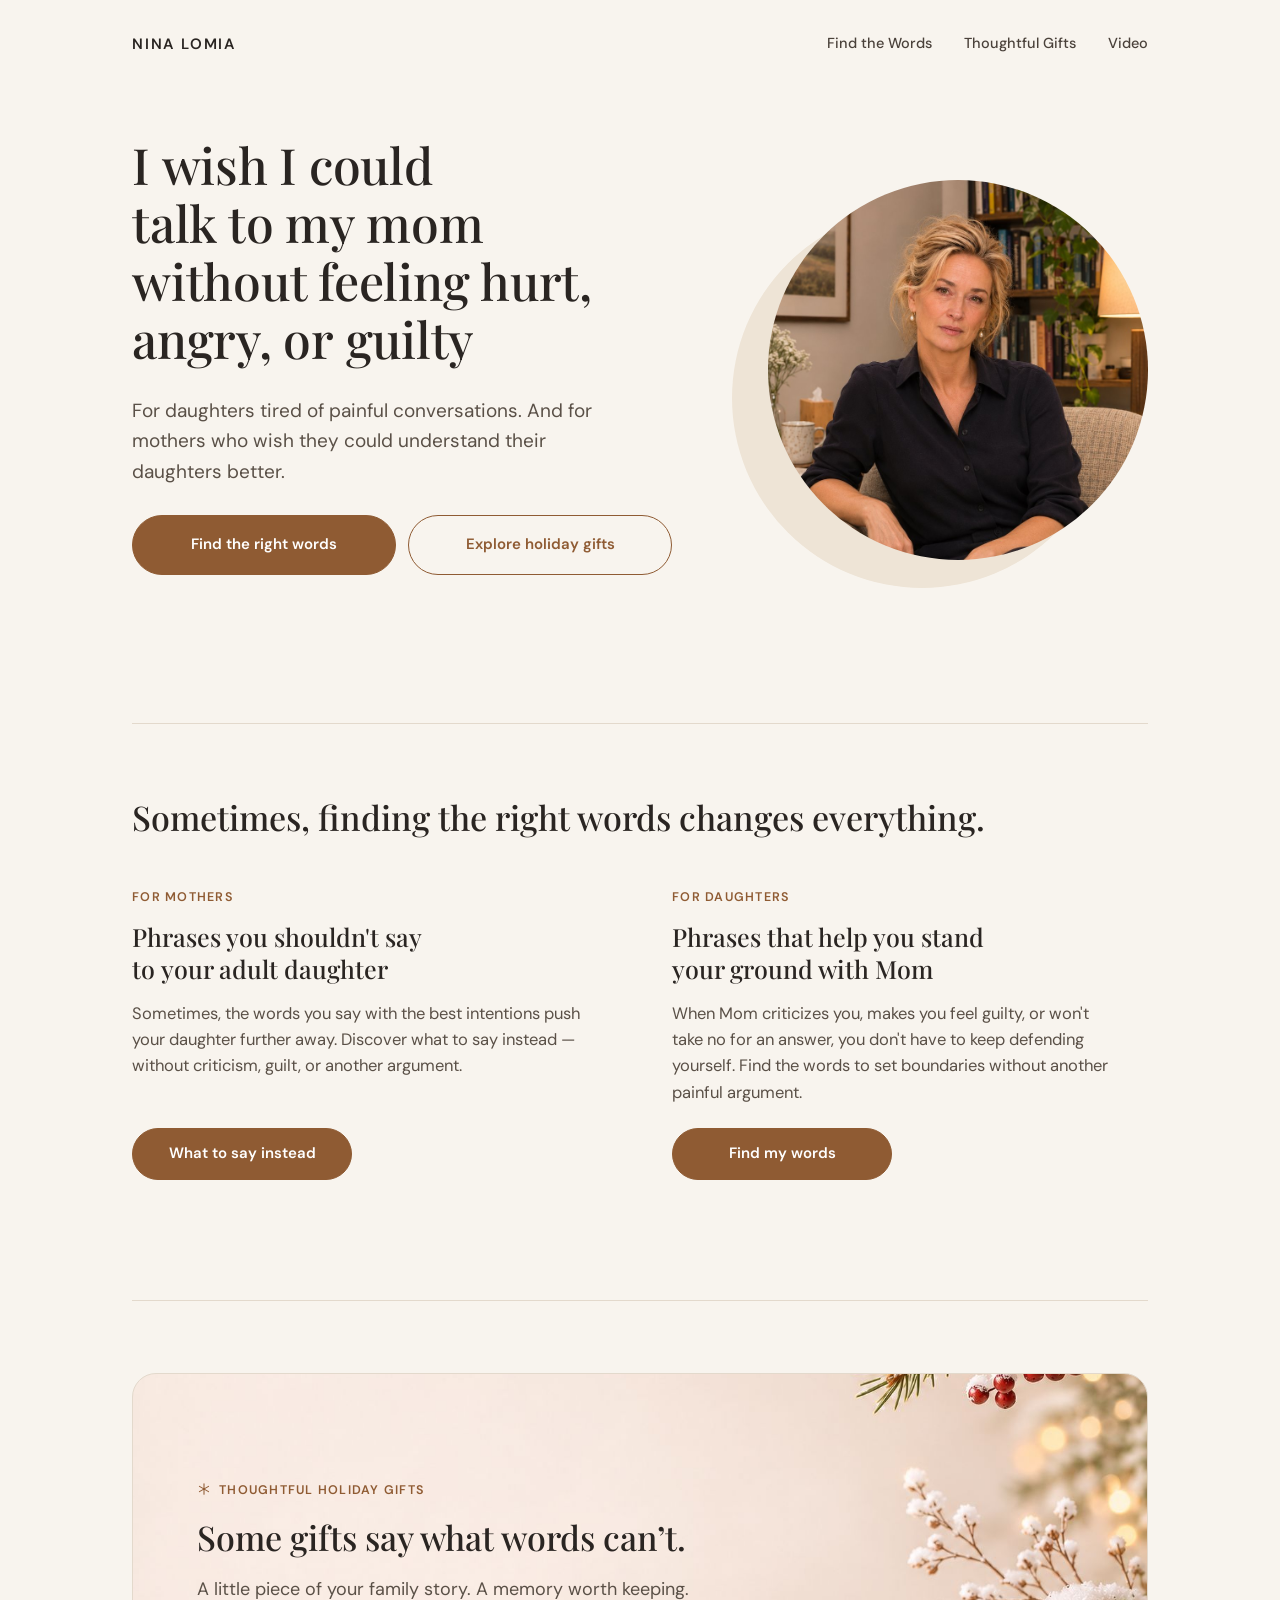
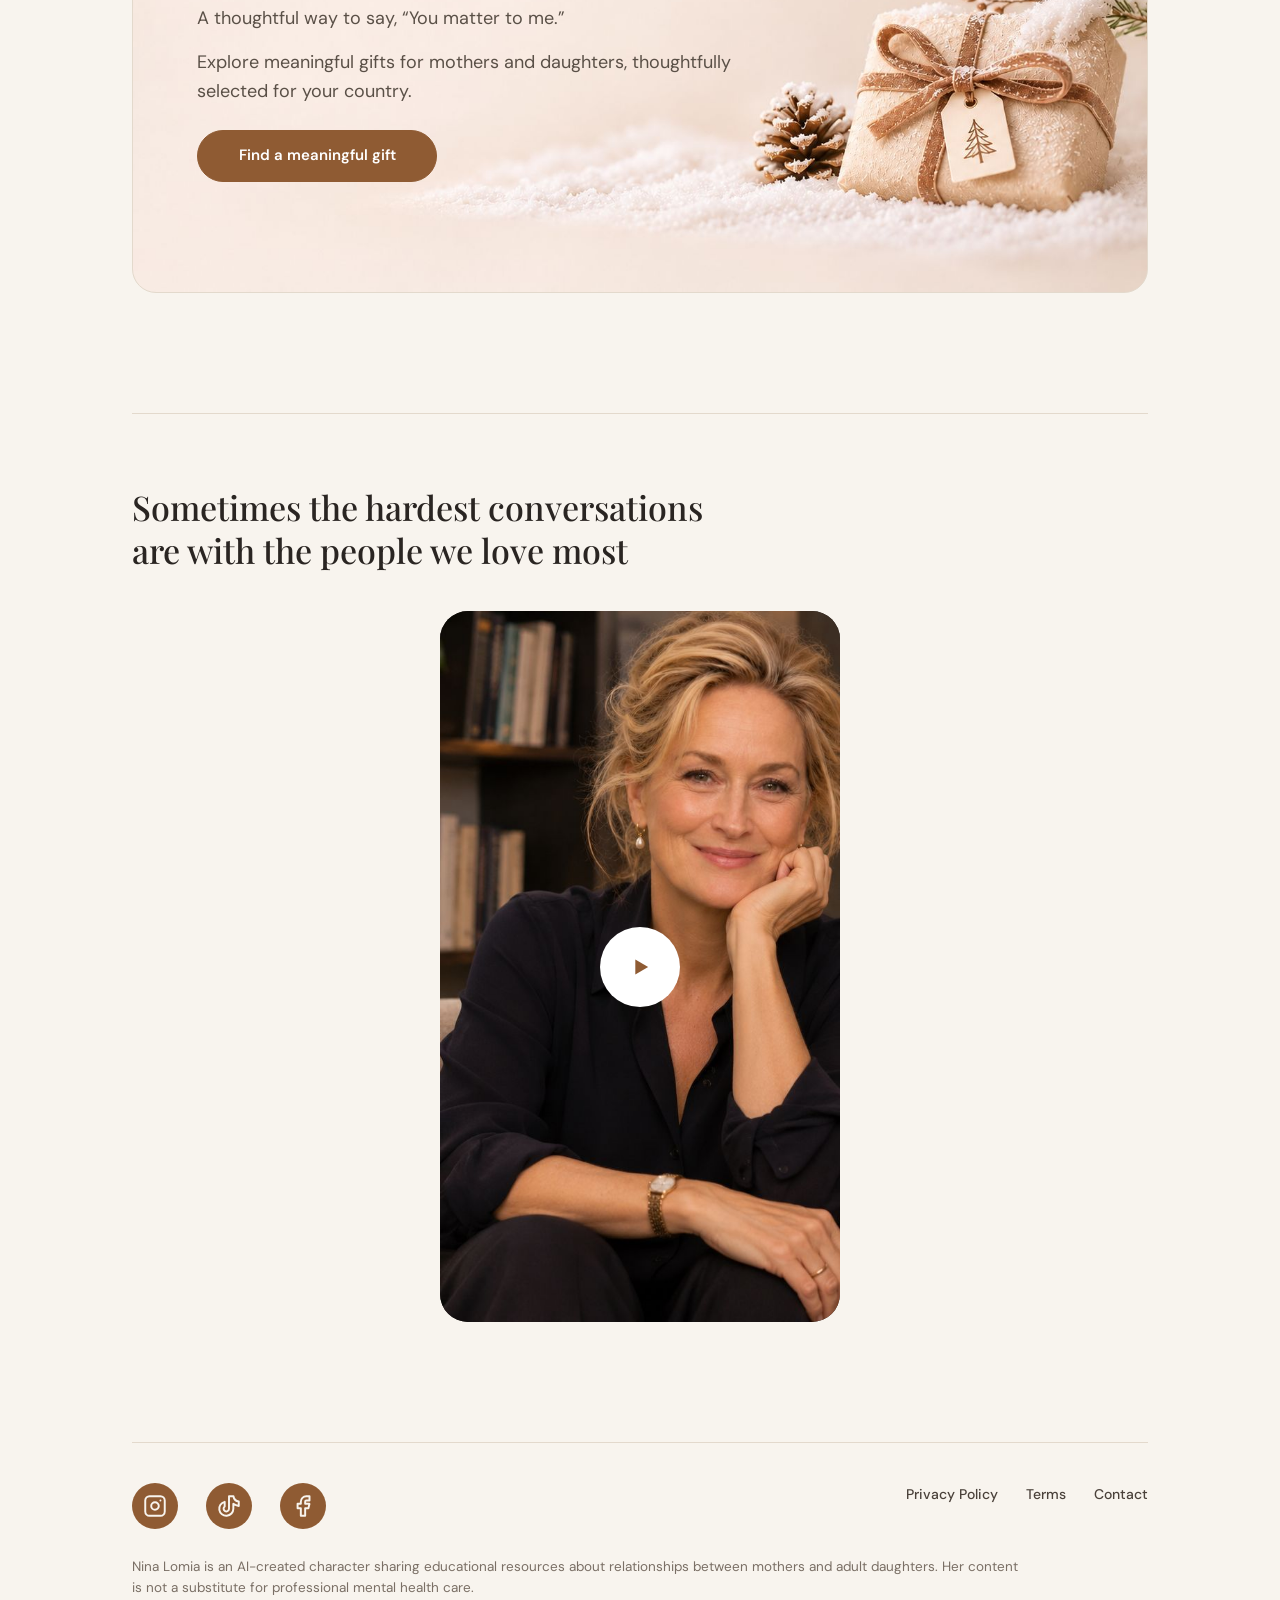
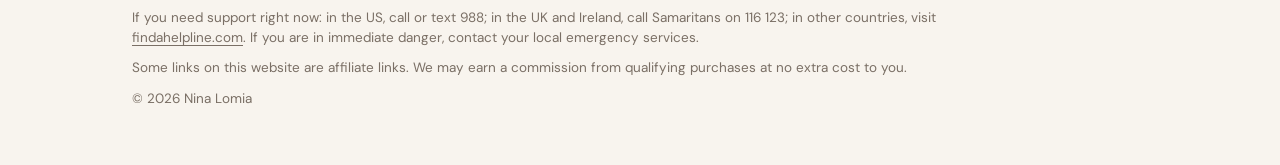
<file: index.html>
<!doctype html>
<html lang="en">
<head>
<meta charset="utf-8">
<meta name="viewport" content="width=device-width, initial-scale=1">
<meta name="description" content="Ready-made words and small steps for conversations between mothers and adult daughters. Nina Lomia is an AI-created character. Educational support, not therapy.">
<meta property="og:title" content="Nina Lomia: it's never too late to understand and accept each other">
<meta property="og:description" content="Ready-made words and small steps for conversations between mothers and daughters.">
<meta property="og:type" content="website">
<meta property="og:image" content="https://ninalomia.com/img/og-image.jpg">
<meta property="og:image:width" content="1200">
<meta property="og:image:height" content="630">
<meta property="og:url" content="https://ninalomia.com/">
<meta property="og:site_name" content="Nina Lomia">
<meta name="twitter:card" content="summary_large_image">
<link rel="canonical" href="https://ninalomia.com/">
<script type="application/ld+json">{"@context":"https://schema.org","@graph":[{"@type":"WebSite","@id":"https://ninalomia.com/#site","url":"https://ninalomia.com/","name":"Nina Lomia","inLanguage":"en"},{"@type":"Organization","@id":"https://ninalomia.com/#org","name":"Nina Lomia","url":"https://ninalomia.com/","logo":"https://ninalomia.com/apple-touch-icon.png","email":"hello@ninalomia.com","sameAs":["https://www.instagram.com/ninalomia.healing","https://www.tiktok.com/@ninalomia.healing","https://www.facebook.com/ninalomia.healing"]}]}</script>
<title>Nina Lomia: words and steps for conversations between mothers and daughters</title>
<link rel="icon" href="favicon.ico" sizes="48x48">
<link rel="icon" href="favicon.svg?v=2" type="image/svg+xml">
<link rel="icon" href="favicon-32.png?v=2" type="image/png" sizes="32x32">
<link rel="apple-touch-icon" href="apple-touch-icon.png?v=2">
<link rel="stylesheet" href="style.css">
</head>
<body>
<div class="wrap">

  <header class="top">
    <a class="brand" href="#top">NINA LOMIA</a>
    <nav class="menu" aria-label="Main navigation">
      <a href="#free">Find the Words</a>
      <a href="#gifts">Thoughtful Gifts</a>
      <a href="#video">Video</a>
    </nav>
  </header>

  <main>
    <section id="top" class="hero">
      <div class="hero-text">
        <h1>I wish I could talk to my mom without feeling hurt, angry, or guilty</h1>
        <p class="lead">For daughters tired of painful conversations. And for mothers who wish they could understand their daughters better.</p>
        <div class="btn-row">
          <a class="btn" href="#free">Find the right words</a>
          <a class="btn btn-outline" href="#gifts">Explore holiday gifts</a>
        </div>
        <div class="small"></div>
      </div>
      <div class="hero-photo">
        <img src="img/nina-seated.jpg" width="900" height="1350" alt="Nina Lomia, an AI-created character, sitting calmly in a study with books">
      </div>
    </section>

    <section id="free" class="sec">
      <div class="sec-in">
        <h2>Sometimes, finding the right words changes everything.</h2>
        <div class="cols">
          <div class="col">
            <div class="eyebrow">For mothers</div>
            <h3>Phrases you shouldn't say to your adult daughter</h3>
            <p>Sometimes, the words you say with the best intentions push your daughter further away. Discover what to say instead — without criticism, guilt, or another argument.</p>
            <a class="btn" href="access.html?m=mom">What to say instead</a>
          </div>
          <div class="col">
            <div class="eyebrow">For daughters</div>
            <h3>Phrases that help you stand your ground with Mom</h3>
            <p>When Mom criticizes you, makes you feel guilty, or won't take no for an answer, you don't have to keep defending yourself. Find the words to set boundaries without another painful argument.</p>
            <a class="btn" href="access.html?m=daughter">Find my words</a>
          </div>
        </div>
      </div>
    </section>

    <section id="gifts" class="sec">
      <div class="sec-in">
        <div class="offer">
          <div class="offer-text">
            <div class="eyebrow"><svg class="flake" width="14" height="14" viewBox="0 0 24 24" fill="none" stroke="currentColor" stroke-width="1.8" stroke-linecap="round" aria-hidden="true"><path d="M12 3v18M4.2 7.5l15.6 9M19.8 7.5l-15.6 9"/></svg>Thoughtful holiday gifts</div>
            <h2>Some gifts say what words can&rsquo;t.</h2>
            <p>A little piece of your family story. A memory worth keeping. A thoughtful way to say, &ldquo;You matter to me.&rdquo;</p>
            <p>Explore meaningful gifts for mothers and daughters, thoughtfully selected for your country.</p>
            <div class="offer-cta"><a class="btn" href="kopilka.html">Find a meaningful gift</a></div>
          </div>
        </div>
      </div>
    </section>

    <section id="video" class="sec">
      <div class="sec-in" style="gap:40px">
        <h2 class="wide">Sometimes the hardest conversations are with the people we love most</h2>
        <div class="video">
          <img src="img/video-cover.jpg" width="720" height="1280" loading="lazy" alt="Video preview: Nina Lomia smiling in an armchair">
          <button class="play" type="button" data-video aria-label="Watch the video">
            <svg width="28" height="28" viewBox="0 0 24 24" aria-hidden="true"><path d="M8 5.5v13l11-6.5z"/></svg>
          </button>
        </div>
      </div>
    </section>
  </main>

  <footer class="foot">
    <div class="links">
      <div class="social">
        <a data-social="instagram" aria-label="Instagram"><svg viewBox="0 0 24 24" aria-hidden="true"><path d="M3 7a4 4 0 0 1 4 -4h10a4 4 0 0 1 4 4v10a4 4 0 0 1 -4 4h-10a4 4 0 0 1 -4 -4l0 -10" /> <path d="M8.5 12a3.5 3.5 0 1 0 7 0a3.5 3.5 0 0 0 -7 0" /> <path d="M17 7v.01" /></svg></a>
        <a data-social="tiktok" aria-label="TikTok"><svg viewBox="0 0 24 24" aria-hidden="true"><path d="M21 7.917v4.034a9.948 9.948 0 0 1 -5 -1.951v4.5a6.5 6.5 0 1 1 -8 -6.326v4.326a2.5 2.5 0 1 0 4 2v-11.5h4.083a6.005 6.005 0 0 0 4.917 4.917" /></svg></a>
        <a data-social="facebook" aria-label="Facebook"><svg viewBox="0 0 24 24" aria-hidden="true"><path d="M7 10v4h3v7h4v-7h3l1 -4h-4v-2a1 1 0 0 1 1 -1h3v-4h-3a5 5 0 0 0 -5 5v2h-3" /></svg></a>
      </div>
      <div>
        <a href="privacy.html">Privacy Policy</a>
        <a href="terms.html">Terms</a>
        <a href="contact.html">Contact</a>
      </div>
    </div>
    <div class="legal">
      <p>Nina Lomia is an AI-created character sharing educational resources about relationships between mothers and adult daughters. Her content is not a substitute for professional mental health care.</p>
      <p>If you need support right now: in the US, call or text 988; in the UK and Ireland, call Samaritans on 116 123; in other countries, visit <a href="https://findahelpline.com" target="_blank" rel="noopener">findahelpline.com</a>. If you are in immediate danger, contact your local emergency services.</p>
      <p>Some links on this website are affiliate links. We may earn a commission from qualifying purchases at no extra cost to you.</p>
      <p>&copy; 2026 Nina Lomia</p>
    </div>
  </footer>
</div>
<script src="config.js"></script>
<script src="app.js"></script>
<!-- Cloudflare Web Analytics --><script type='module' src='https://static.cloudflareinsights.com/beacon.min.js' data-cf-beacon='{"token": "8452dd1da1534a71a96e2efb908bc9a2"}'></script><!-- End Cloudflare Web Analytics -->
</body>
</html>
</file>
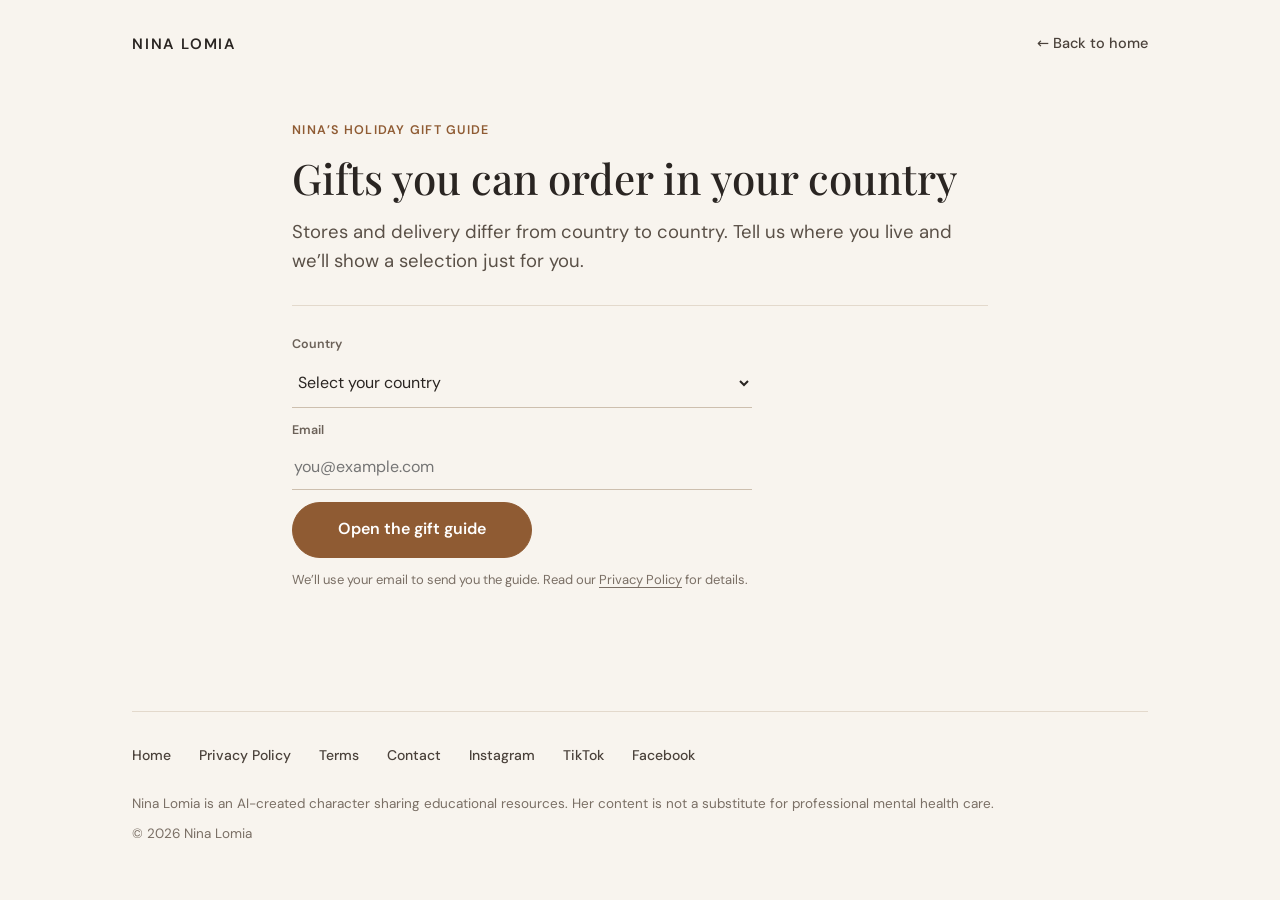
<file: access.html>
<!doctype html>
<html lang="en">
<head>
<meta charset="utf-8">
<meta name="viewport" content="width=device-width, initial-scale=1">
<meta name="robots" content="noindex">
<title>Get access — Nina Lomia</title>
<link rel="icon" href="favicon.ico" sizes="48x48">
<link rel="icon" href="favicon.svg?v=2" type="image/svg+xml">
<link rel="icon" href="favicon-32.png?v=2" type="image/png" sizes="32x32">
<link rel="apple-touch-icon" href="apple-touch-icon.png?v=2">
<script>if (/[?&]m=kopilka(&|$)/.test(location.search)) { location.replace("kopilka.html"); }</script>
<link rel="stylesheet" href="style.css">
</head>
<body>
<div class="wrap">
  <header class="top">
    <a class="brand" href="index.html">NINA LOMIA</a>
    <a class="menu" href="index.html">← Back to home</a>
  </header>
</div>
<main class="narrow compact">
  <div class="intro">
    <div class="eyebrow" data-access-eyebrow></div>
    <h1 data-access-title></h1>
    <p data-access-lead></p>
    <p class="perks" data-access-perks></p>
  </div>
  <div class="access-wrap">
    <img class="access-cover" data-cover alt="" width="180" height="240" hidden>
  <form class="access step" data-access novalidate>
    <div class="field single">
      <label for="acc-country">Country</label>
      <select id="acc-country" name="COUNTRY" required>
          <option value="">Select your country</option>
          <optgroup label="USA and Canada"><option value="us">United States</option><option value="us">Canada</option></optgroup>
          <optgroup label="United Kingdom and Ireland"><option value="uk">United Kingdom</option><option value="uk">Ireland</option></optgroup>
          <optgroup label="Europe">
            <option value="eu">Germany</option><option value="eu">France</option><option value="eu">Spain</option><option value="eu">Italy</option><option value="eu">Netherlands</option><option value="eu">Poland</option><option value="eu">Czechia</option><option value="eu">Other European country</option>
          </optgroup>
          <optgroup label="Other"><option value="other">Australia</option><option value="other">New Zealand</option><option value="other">Israel</option><option value="other">Other country</option></optgroup>
      </select>
    </div>
    <div class="field single">
      <label for="acc-email">Email</label>
      <input id="acc-email" name="EMAIL" type="email" placeholder="you@example.com" autocomplete="email" required>
    </div>
    <button class="btn" type="submit">Continue</button>
    <p class="form-note" role="status" hidden></p>
    <p class="consent">We&rsquo;ll use your email to send you the guide. Read our <a href="privacy.html">Privacy Policy</a> for details.</p>
  </form>
  </div>
</main>
<div class="wrap">
  <footer class="foot" style="padding-top:32px">
    <div class="links"><div>
      <a href="index.html">Home</a>
      <a href="privacy.html">Privacy Policy</a>
      <a href="terms.html">Terms</a>
      <a href="contact.html">Contact</a>
      <a href="https://www.instagram.com/ninalomia.healing" target="_blank" rel="noopener">Instagram</a>
      <a href="https://www.tiktok.com/@ninalomia.healing" target="_blank" rel="noopener">TikTok</a>
      <a href="https://www.facebook.com/ninalomia.healing" target="_blank" rel="noopener">Facebook</a>
    </div></div>
    <div class="legal"><p>Nina Lomia is an AI-created character sharing educational resources. Her content is not a substitute for professional mental health care.</p><p>&copy; 2026 Nina Lomia</p></div>
  </footer>
</div>
<script src="config.js"></script>
<script src="app.js"></script>
<!-- Cloudflare Web Analytics --><script type='module' src='https://static.cloudflareinsights.com/beacon.min.js' data-cf-beacon='{"token": "8452dd1da1534a71a96e2efb908bc9a2"}'></script><!-- End Cloudflare Web Analytics -->
</body>
</html>
</file>
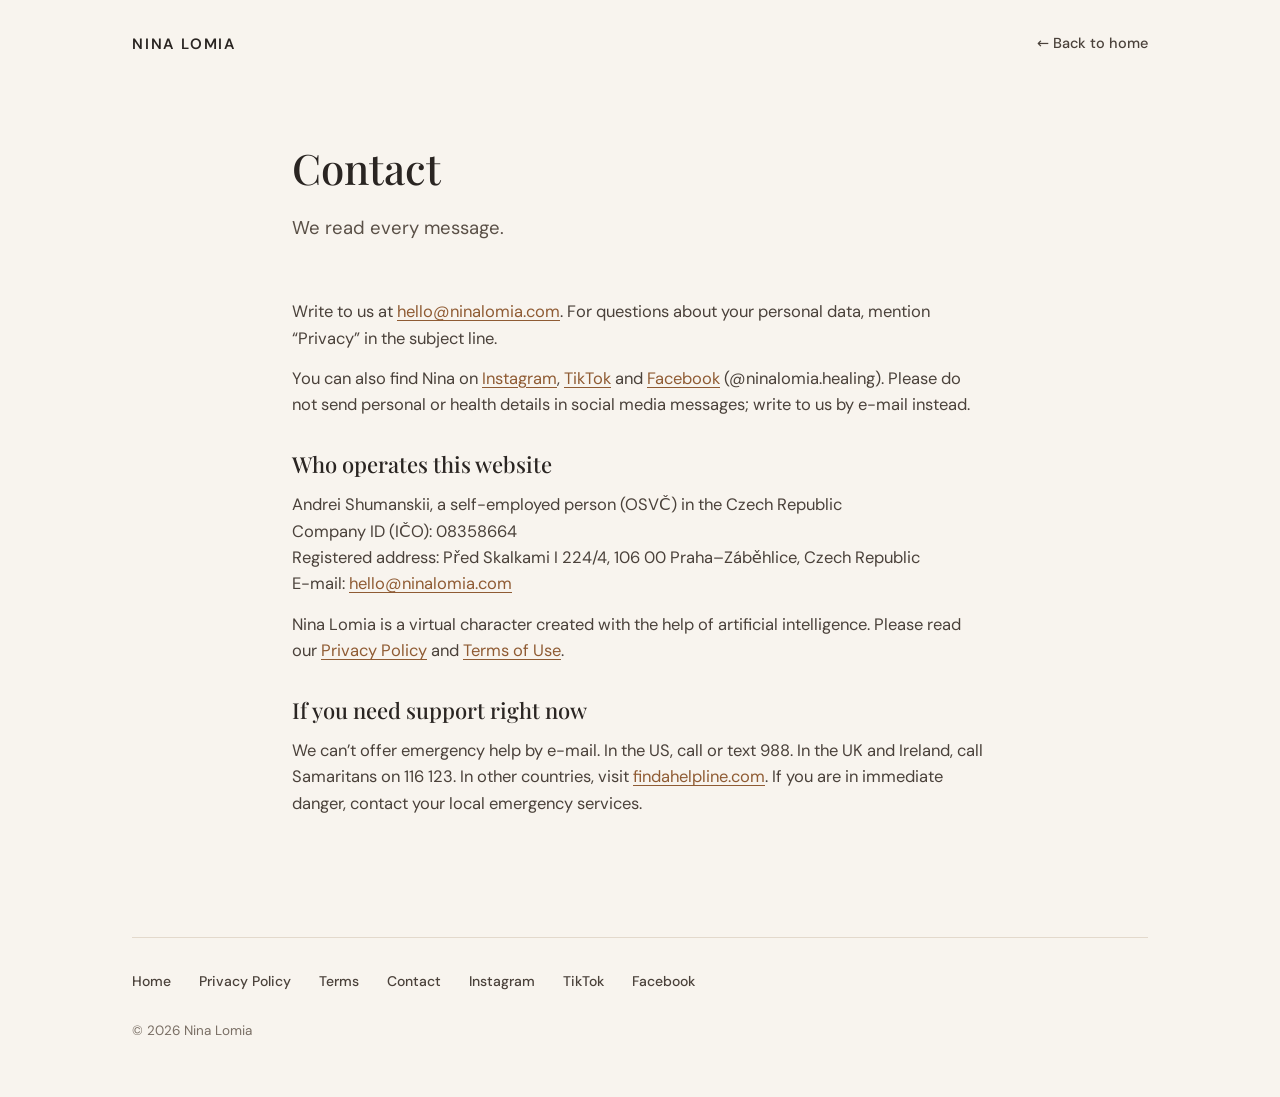
<file: contact.html>
<!doctype html>
<html lang="en">
<head>
<meta charset="utf-8">
<meta name="viewport" content="width=device-width, initial-scale=1">
<meta name="description" content="Contact Nina Lomia: email and operator details.">
<link rel="canonical" href="https://ninalomia.com/contact.html">
<title>Contact — Nina Lomia</title>
<link rel="icon" href="favicon.ico" sizes="48x48">
<link rel="icon" href="favicon.svg?v=2" type="image/svg+xml">
<link rel="icon" href="favicon-32.png?v=2" type="image/png" sizes="32x32">
<link rel="apple-touch-icon" href="apple-touch-icon.png?v=2">
<link rel="stylesheet" href="style.css">
</head>
<body>
<div class="wrap">
  <header class="top">
    <a class="brand" href="index.html">NINA LOMIA</a>
    <a class="menu" href="index.html">← Back to home</a>
  </header>
</div>
<main class="narrow">
  <div class="intro"><h1>Contact</h1><p>We read every message.</p></div>
  <div class="prose">
    <p>Write to us at <a href="mailto:hello@ninalomia.com">hello@ninalomia.com</a>. For questions about your personal data, mention &ldquo;Privacy&rdquo; in the subject line.</p>
    <p>You can also find Nina on <a href="https://www.instagram.com/ninalomia.healing" target="_blank" rel="noopener">Instagram</a>, <a href="https://www.tiktok.com/@ninalomia.healing" target="_blank" rel="noopener">TikTok</a> and <a href="https://www.facebook.com/ninalomia.healing" target="_blank" rel="noopener">Facebook</a> (@ninalomia.healing). Please do not send personal or health details in social media messages; write to us by e-mail instead.</p>
    <h2>Who operates this website</h2>
    <p>Andrei Shumanskii, a self-employed person (OSVČ) in the Czech Republic<br>Company ID (IČO): 08358664<br>Registered address: Před Skalkami I 224/4, 106 00 Praha–Záběhlice, Czech Republic<br>E-mail: <a href="mailto:hello@ninalomia.com">hello@ninalomia.com</a></p>
    <p>Nina Lomia is a virtual character created with the help of artificial intelligence. Please read our <a href="privacy.html">Privacy Policy</a> and <a href="terms.html">Terms of Use</a>.</p>
    <h2>If you need support right now</h2>
    <p>We can&rsquo;t offer emergency help by e-mail. In the US, call or text 988. In the UK and Ireland, call Samaritans on 116 123. In other countries, visit <a href="https://findahelpline.com" target="_blank" rel="noopener">findahelpline.com</a>. If you are in immediate danger, contact your local emergency services.</p>
  </div>
</main>
<div class="wrap">
  <footer class="foot" style="padding-top:32px">
    <div class="links"><div><a href="index.html">Home</a><a href="privacy.html">Privacy Policy</a><a href="terms.html">Terms</a><a href="contact.html">Contact</a><a href="https://www.instagram.com/ninalomia.healing" target="_blank" rel="noopener">Instagram</a><a href="https://www.tiktok.com/@ninalomia.healing" target="_blank" rel="noopener">TikTok</a><a href="https://www.facebook.com/ninalomia.healing" target="_blank" rel="noopener">Facebook</a></div></div>
    <div class="legal"><div>&copy; 2026 Nina Lomia</div></div>
  </footer>
</div>
<!-- Cloudflare Web Analytics --><script type='module' src='https://static.cloudflareinsights.com/beacon.min.js' data-cf-beacon='{"token": "8452dd1da1534a71a96e2efb908bc9a2"}'></script><!-- End Cloudflare Web Analytics -->
</body>
</html>
</file>
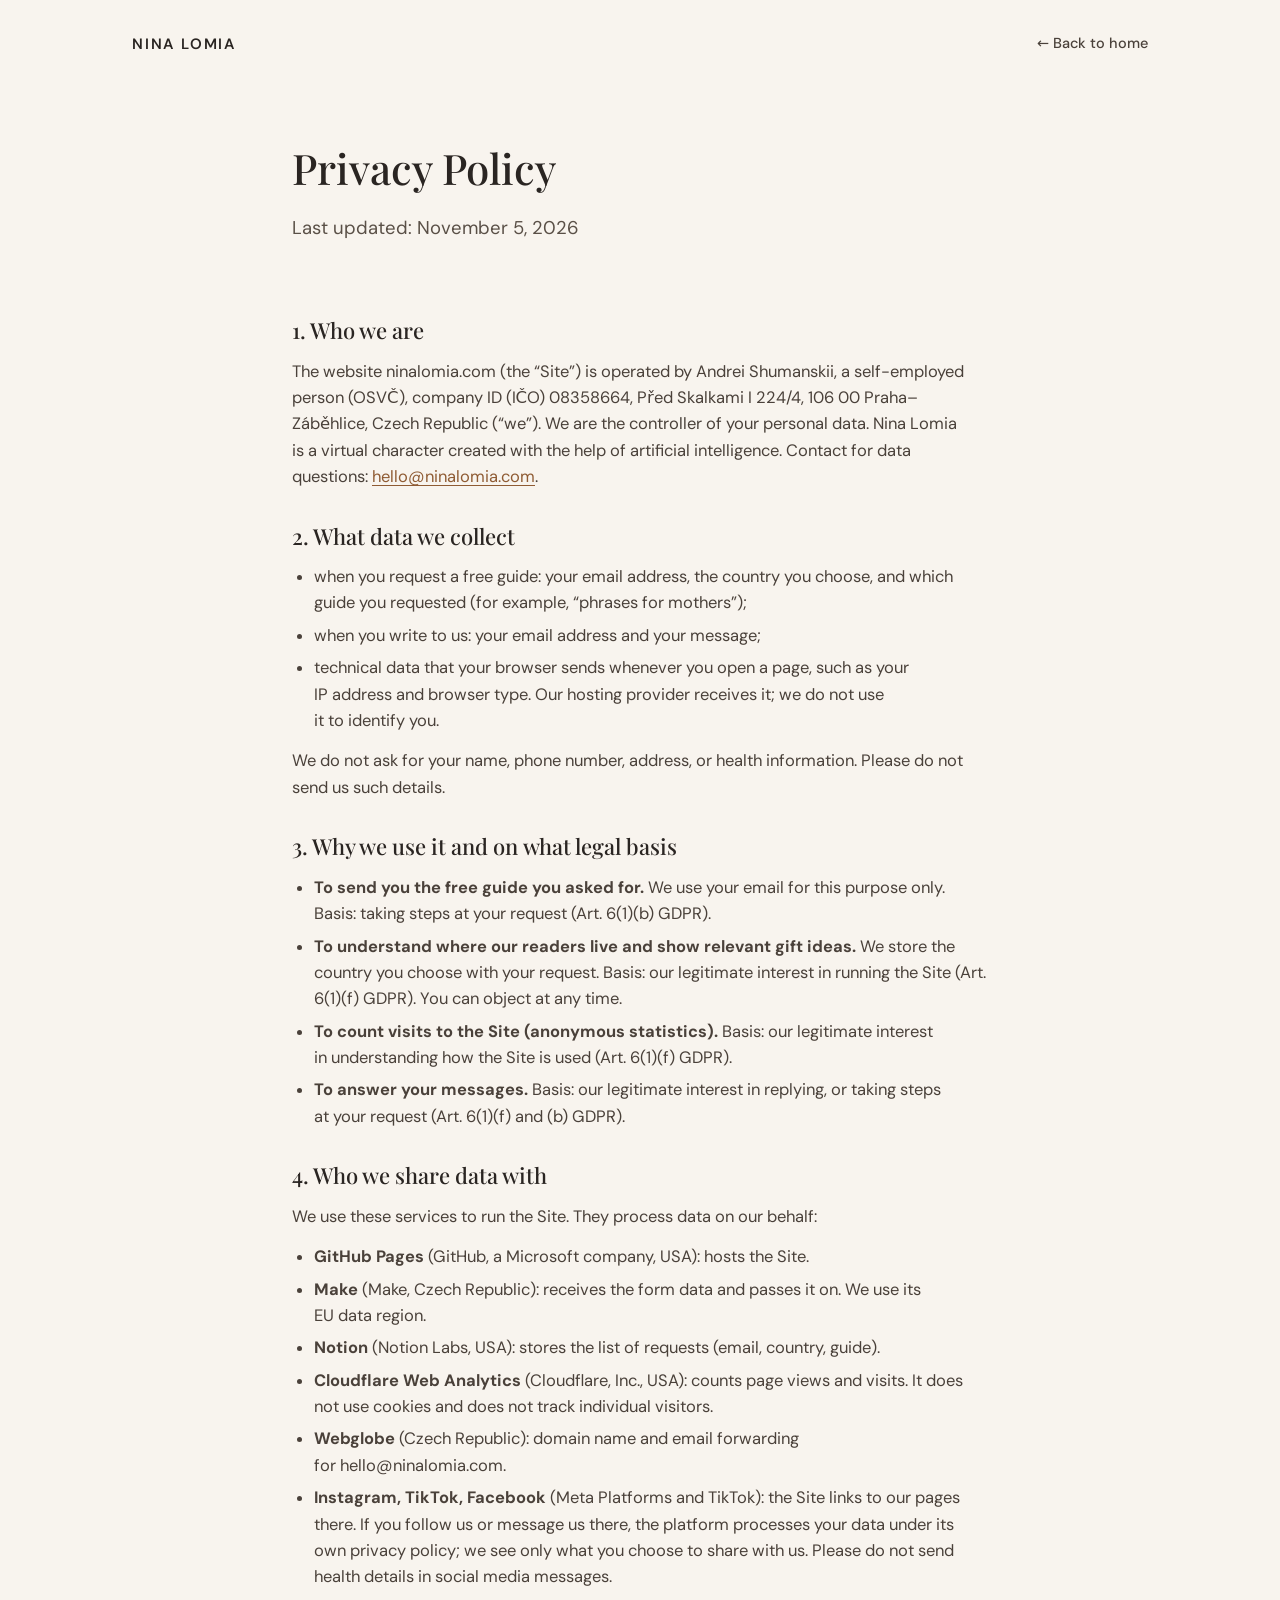
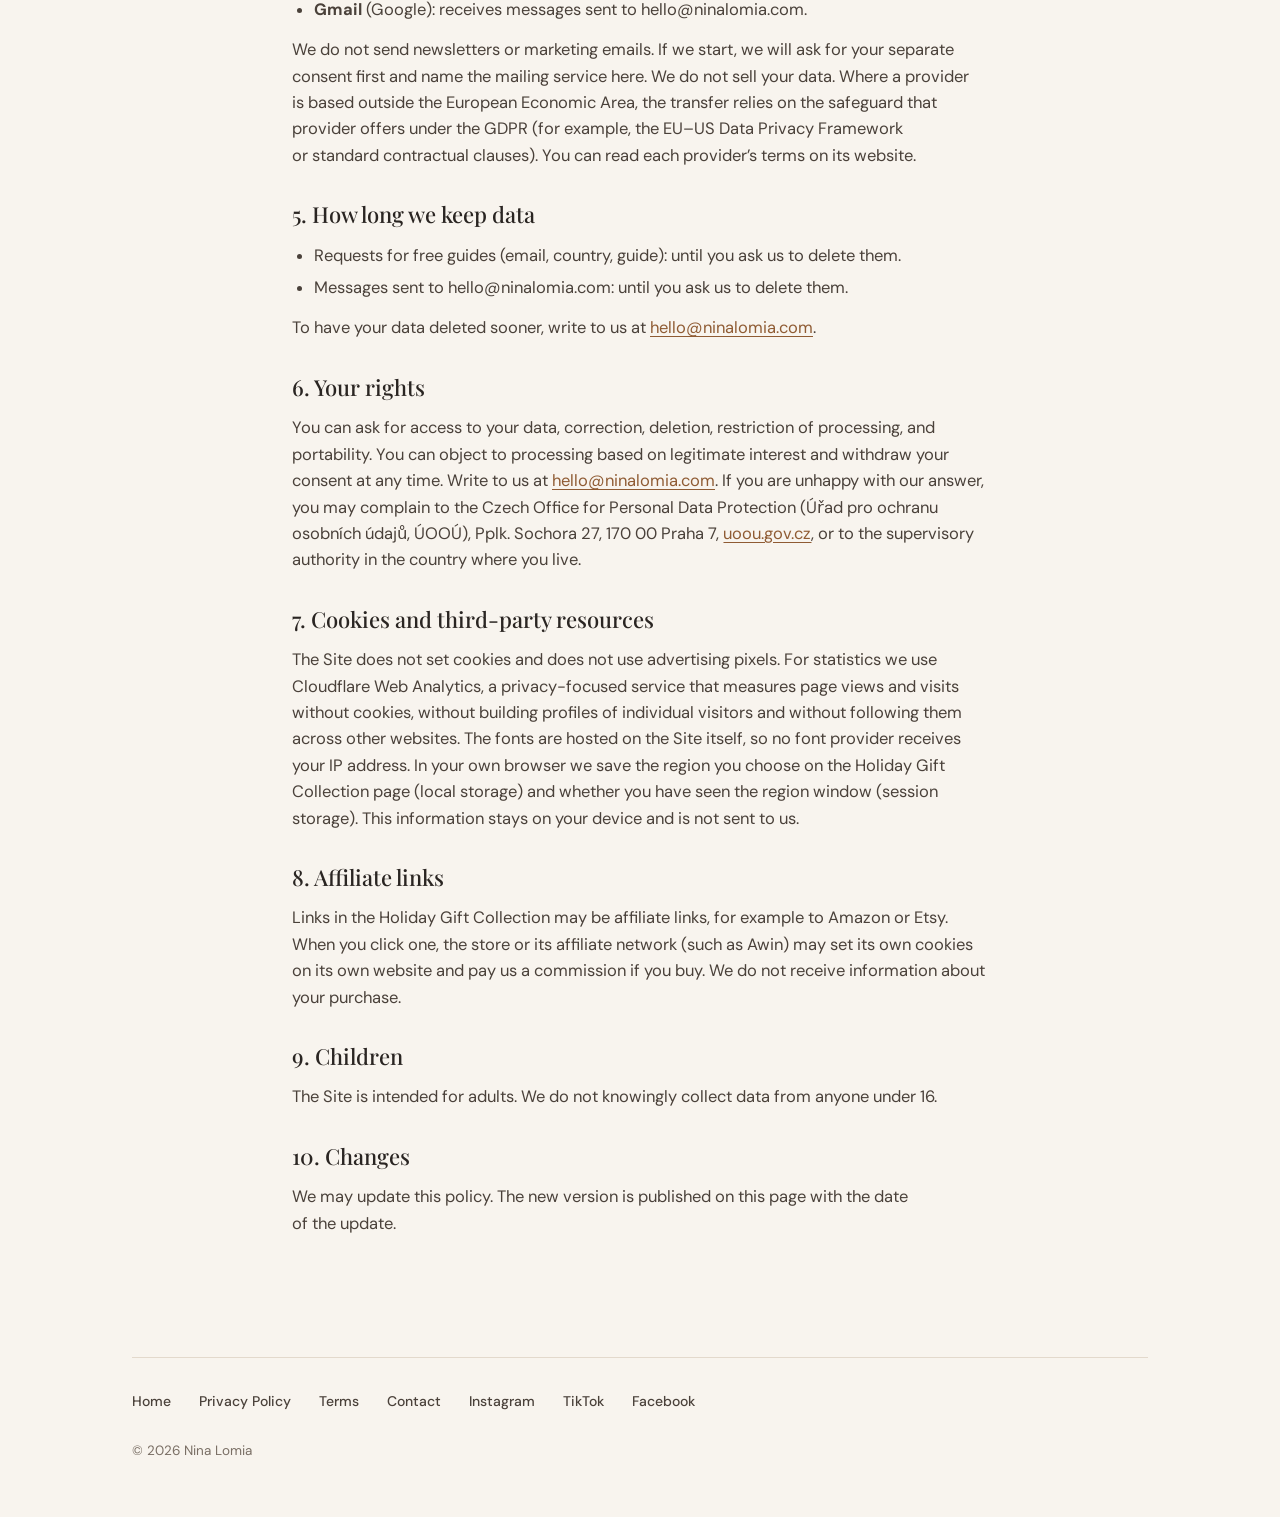
<file: privacy.html>
<!doctype html>
<html lang="en">
<head>
<meta charset="utf-8">
<meta name="viewport" content="width=device-width, initial-scale=1">
<meta name="description" content="How Nina Lomia handles your personal data: what we collect, why, who processes it, and your rights under the GDPR.">
<link rel="canonical" href="https://ninalomia.com/privacy.html">
<title>Privacy Policy — Nina Lomia</title>
<link rel="icon" href="favicon.ico" sizes="48x48">
<link rel="icon" href="favicon.svg?v=2" type="image/svg+xml">
<link rel="icon" href="favicon-32.png?v=2" type="image/png" sizes="32x32">
<link rel="apple-touch-icon" href="apple-touch-icon.png?v=2">
<link rel="stylesheet" href="style.css">
</head>
<body>
<div class="wrap">
  <header class="top">
    <a class="brand" href="index.html">NINA LOMIA</a>
    <a class="menu" href="index.html">← Back to home</a>
  </header>
</div>
<main class="narrow">
  <div class="intro"><h1>Privacy Policy</h1><p>Last updated: November 5, 2026</p></div>
  <div class="prose">
    <h2>1. Who we are</h2>
    <p>The website ninalomia.com (the &ldquo;Site&rdquo;) is operated by Andrei Shumanskii, a self-employed person (OSVČ), company ID (IČO) 08358664, Před Skalkami I 224/4, 106 00 Praha&ndash;Záběhlice, Czech Republic (&ldquo;we&rdquo;). We are the controller of your personal data. Nina Lomia is a virtual character created with the help of artificial intelligence. Contact for data questions: <a href="mailto:hello@ninalomia.com">hello@ninalomia.com</a>.</p>
    <h2>2. What data we collect</h2>
    <ul>
      <li>when you request a free guide: your email address, the country you choose, and which guide you requested (for example, &ldquo;phrases for mothers&rdquo;);</li>
      <li>when you write to us: your email address and your message;</li>
      <li>technical data that your browser sends whenever you open a page, such as your IP address and browser type. Our hosting provider receives it; we do not use it to identify you.</li>
    </ul>
    <p>We do not ask for your name, phone number, address, or health information. Please do not send us such details.</p>
    <h2>3. Why we use it and on what legal basis</h2>
    <ul>
      <li><b>To send you the free guide you asked for.</b> We use your email for this purpose only. Basis: taking steps at your request (Art. 6(1)(b) GDPR).</li>
      <li><b>To understand where our readers live and show relevant gift ideas.</b> We store the country you choose with your request. Basis: our legitimate interest in running the Site (Art. 6(1)(f) GDPR). You can object at any time.</li>
      <li><b>To count visits to the Site (anonymous statistics).</b> Basis: our legitimate interest in understanding how the Site is used (Art. 6(1)(f) GDPR).</li>
      <li><b>To answer your messages.</b> Basis: our legitimate interest in replying, or taking steps at your request (Art. 6(1)(f) and (b) GDPR).</li>
    </ul>
    <h2>4. Who we share data with</h2>
    <p>We use these services to run the Site. They process data on our behalf:</p>
    <ul>
      <li><b>GitHub Pages</b> (GitHub, a Microsoft company, USA): hosts the Site.</li>
      <li><b>Make</b> (Make, Czech Republic): receives the form data and passes it on. We use its EU data region.</li>
      <li><b>Notion</b> (Notion Labs, USA): stores the list of requests (email, country, guide).</li>
      <li><b>Cloudflare Web Analytics</b> (Cloudflare, Inc., USA): counts page views and visits. It does not use cookies and does not track individual visitors.</li>
      <li><b>Webglobe</b> (Czech Republic): domain name and email forwarding for hello@ninalomia.com.</li>
      <li><b>Instagram, TikTok, Facebook</b> (Meta Platforms and TikTok): the Site links to our pages there. If you follow us or message us there, the platform processes your data under its own privacy policy; we see only what you choose to share with us. Please do not send health details in social media messages.</li>
      <li><b>Gmail</b> (Google): receives messages sent to hello@ninalomia.com.</li>
    </ul>
    <p>We do not send newsletters or marketing emails. If we start, we will ask for your separate consent first and name the mailing service here. We do not sell your data. Where a provider is based outside the European Economic Area, the transfer relies on the safeguard that provider offers under the GDPR (for example, the EU&ndash;US Data Privacy Framework or standard contractual clauses). You can read each provider&rsquo;s terms on its website.</p>
    <h2>5. How long we keep data</h2>
    <ul>
      <li>Requests for free guides (email, country, guide): until you ask us to delete them.</li>
      <li>Messages sent to hello@ninalomia.com: until you ask us to delete them.</li>
    </ul>
    <p>To have your data deleted sooner, write to us at <a href="mailto:hello@ninalomia.com">hello@ninalomia.com</a>.</p>
    <h2>6. Your rights</h2>
    <p>You can ask for access to your data, correction, deletion, restriction of processing, and portability. You can object to processing based on legitimate interest and withdraw your consent at any time. Write to us at <a href="mailto:hello@ninalomia.com">hello@ninalomia.com</a>. If you are unhappy with our answer, you may complain to the Czech Office for Personal Data Protection (Úřad pro ochranu osobních údajů, ÚOOÚ), Pplk. Sochora 27, 170 00 Praha 7, <a href="https://uoou.gov.cz" target="_blank" rel="noopener">uoou.gov.cz</a>, or to the supervisory authority in the country where you live.</p>
    <h2>7. Cookies and third-party resources</h2>
    <p>The Site does not set cookies and does not use advertising pixels. For statistics we use Cloudflare Web Analytics, a privacy-focused service that measures page views and visits without cookies, without building profiles of individual visitors and without following them across other websites. The fonts are hosted on the Site itself, so no font provider receives your IP address. In your own browser we save the region you choose on the Holiday Gift Collection page (local storage) and whether you have seen the region window (session storage). This information stays on your device and is not sent to us.</p>
    <h2>8. Affiliate links</h2>
    <p>Links in the Holiday Gift Collection may be affiliate links, for example to Amazon or Etsy. When you click one, the store or its affiliate network (such as Awin) may set its own cookies on its own website and pay us a commission if you buy. We do not receive information about your purchase.</p>
    <h2>9. Children</h2>
    <p>The Site is intended for adults. We do not knowingly collect data from anyone under 16.</p>
    <h2>10. Changes</h2>
    <p>We may update this policy. The new version is published on this page with the date of the update.</p>
  </div>
</main>
<div class="wrap">
  <footer class="foot" style="padding-top:32px">
    <div class="links"><div><a href="index.html">Home</a><a href="privacy.html">Privacy Policy</a><a href="terms.html">Terms</a><a href="contact.html">Contact</a><a href="https://www.instagram.com/ninalomia.healing" target="_blank" rel="noopener">Instagram</a><a href="https://www.tiktok.com/@ninalomia.healing" target="_blank" rel="noopener">TikTok</a><a href="https://www.facebook.com/ninalomia.healing" target="_blank" rel="noopener">Facebook</a></div></div>
    <div class="legal"><div>© 2026 Nina Lomia</div></div>
  </footer>
</div>
<!-- Cloudflare Web Analytics --><script type='module' src='https://static.cloudflareinsights.com/beacon.min.js' data-cf-beacon='{"token": "8452dd1da1534a71a96e2efb908bc9a2"}'></script><!-- End Cloudflare Web Analytics -->
</body>
</html>
</file>
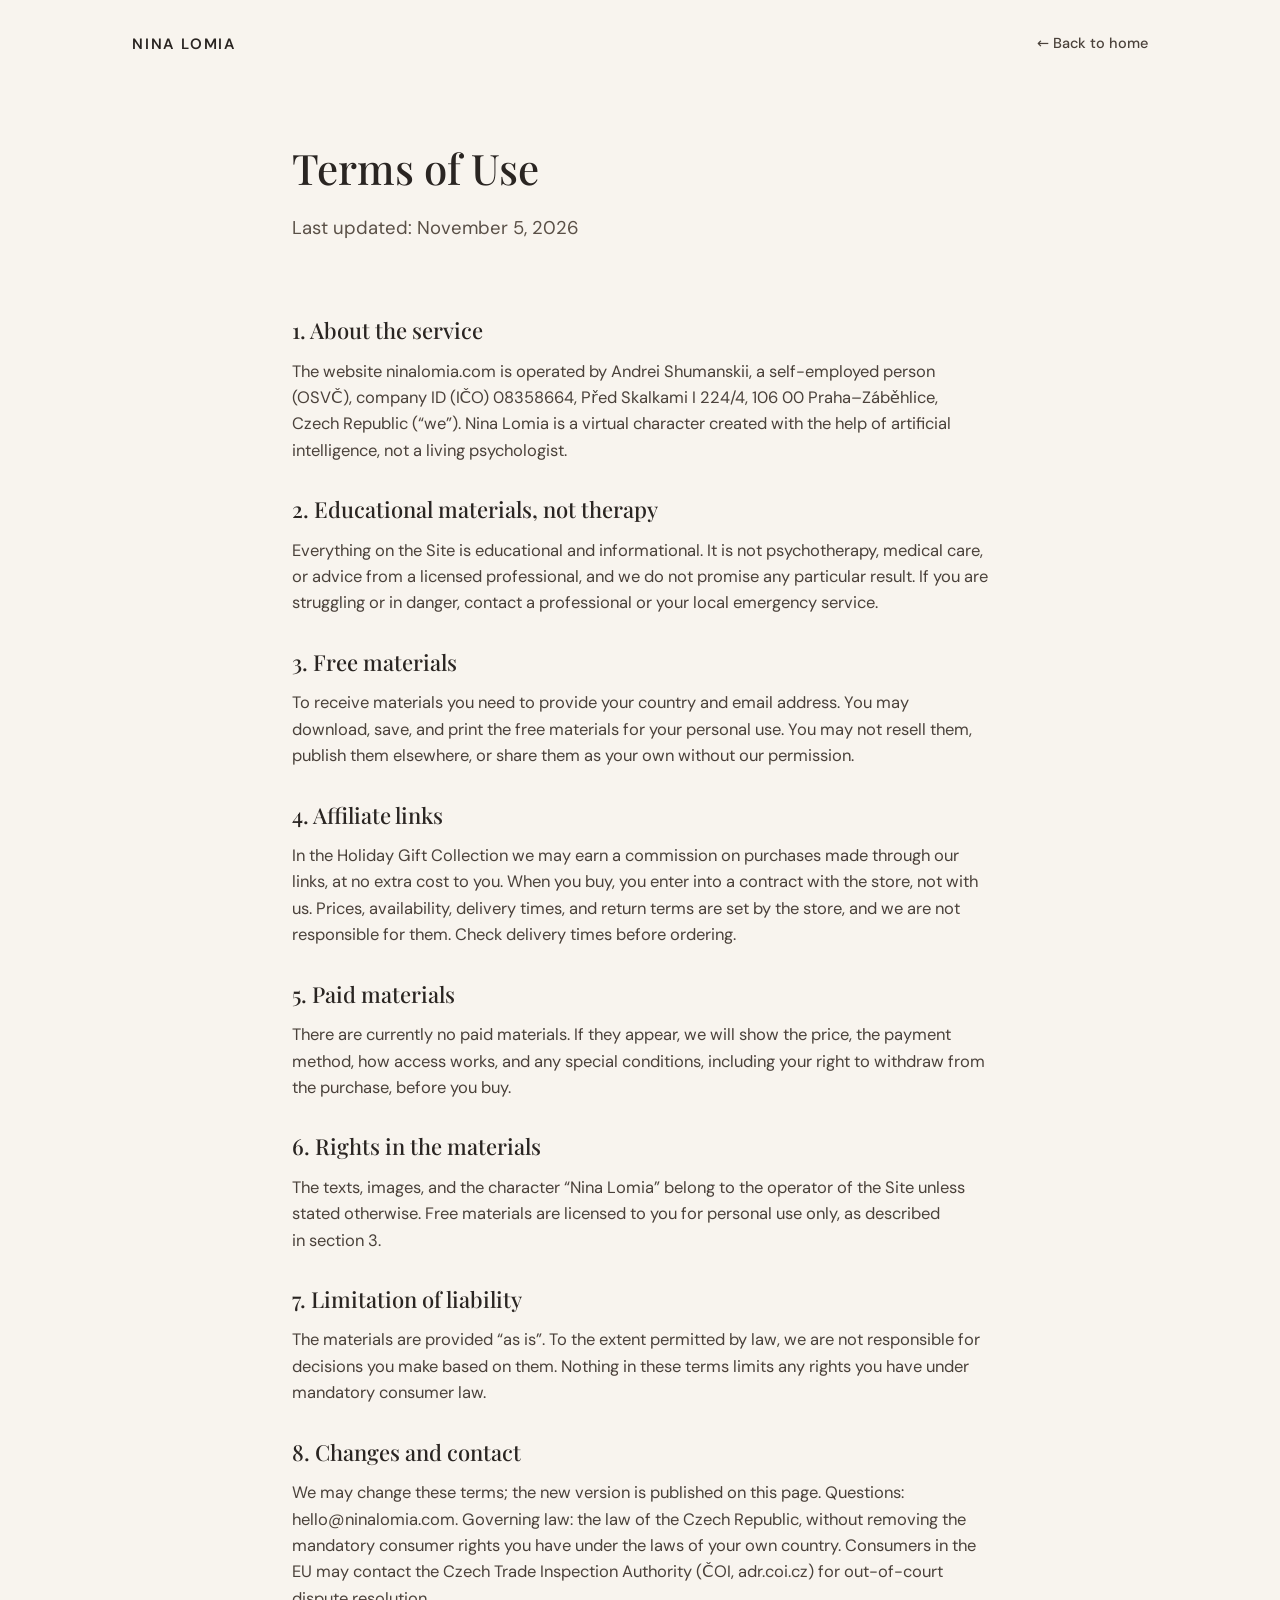
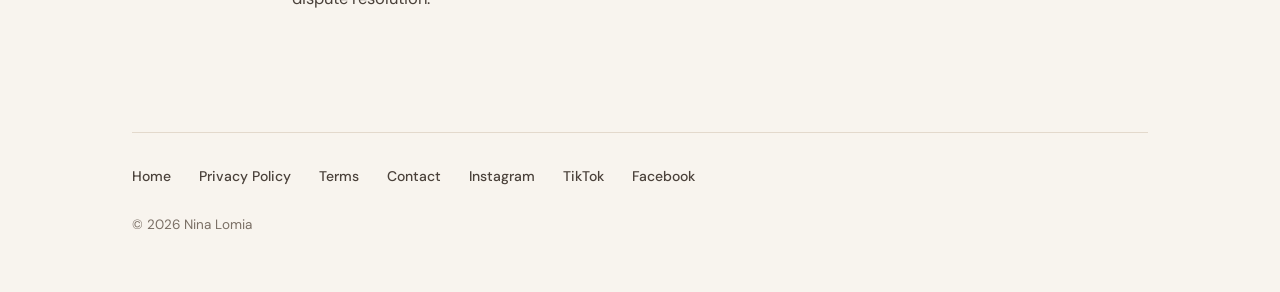
<file: terms.html>
<!doctype html>
<html lang="en">
<head>
<meta charset="utf-8">
<meta name="viewport" content="width=device-width, initial-scale=1">
<meta name="description" content="Terms of use for ninalomia.com: what the website offers, affiliate links, and the limits of educational content.">
<link rel="canonical" href="https://ninalomia.com/terms.html">
<title>Terms of Use — Nina Lomia</title>
<link rel="icon" href="favicon.ico" sizes="48x48">
<link rel="icon" href="favicon.svg?v=2" type="image/svg+xml">
<link rel="icon" href="favicon-32.png?v=2" type="image/png" sizes="32x32">
<link rel="apple-touch-icon" href="apple-touch-icon.png?v=2">
<link rel="stylesheet" href="style.css">
</head>
<body>
<div class="wrap">
  <header class="top">
    <a class="brand" href="index.html">NINA LOMIA</a>
    <a class="menu" href="index.html">← Back to home</a>
  </header>
</div>
<main class="narrow">
  <div class="intro"><h1>Terms of Use</h1><p>Last updated: November 5, 2026</p></div>
  <div class="prose">
    <h2>1. About the service</h2>
    <p>The website ninalomia.com is operated by Andrei Shumanskii, a self-employed person (OSVČ), company ID (IČO) 08358664, Před Skalkami I 224/4, 106 00 Praha–Záběhlice, Czech Republic (“we”). Nina Lomia is a virtual character created with the help of artificial intelligence, not a living psychologist.</p>
    <h2>2. Educational materials, not therapy</h2>
    <p>Everything on the Site is educational and informational. It is not psychotherapy, medical care, or advice from a licensed professional, and we do not promise any particular result. If you are struggling or in danger, contact a professional or your local emergency service.</p>
    <h2>3. Free materials</h2>
    <p>To receive materials you need to provide your country and email address. You may download, save, and print the free materials for your personal use. You may not resell them, publish them elsewhere, or share them as your own without our permission.</p>
    <h2>4. Affiliate links</h2>
    <p>In the Holiday Gift Collection we may earn a commission on purchases made through our links, at no extra cost to you. When you buy, you enter into a contract with the store, not with us. Prices, availability, delivery times, and return terms are set by the store, and we are not responsible for them. Check delivery times before ordering.</p>
    <h2>5. Paid materials</h2>
    <p>There are currently no paid materials. If they appear, we will show the price, the payment method, how access works, and any special conditions, including your right to withdraw from the purchase, before you buy.</p>
    <h2>6. Rights in the materials</h2>
    <p>The texts, images, and the character “Nina Lomia” belong to the operator of the Site unless stated otherwise. Free materials are licensed to you for personal use only, as described in section 3.</p>
    <h2>7. Limitation of liability</h2>
    <p>The materials are provided “as is”. To the extent permitted by law, we are not responsible for decisions you make based on them. Nothing in these terms limits any rights you have under mandatory consumer law.</p>
    <h2>8. Changes and contact</h2>
    <p>We may change these terms; the new version is published on this page. Questions: hello@ninalomia.com. Governing law: the law of the Czech Republic, without removing the mandatory consumer rights you have under the laws of your own country. Consumers in the EU may contact the Czech Trade Inspection Authority (ČOI, adr.coi.cz) for out-of-court dispute resolution.</p>
  </div>
</main>
<div class="wrap">
  <footer class="foot" style="padding-top:32px">
    <div class="links"><div><a href="index.html">Home</a><a href="privacy.html">Privacy Policy</a><a href="terms.html">Terms</a><a href="contact.html">Contact</a><a href="https://www.instagram.com/ninalomia.healing" target="_blank" rel="noopener">Instagram</a><a href="https://www.tiktok.com/@ninalomia.healing" target="_blank" rel="noopener">TikTok</a><a href="https://www.facebook.com/ninalomia.healing" target="_blank" rel="noopener">Facebook</a></div></div>
    <div class="legal"><div>© 2026 Nina Lomia</div></div>
  </footer>
</div>
<!-- Cloudflare Web Analytics --><script type='module' src='https://static.cloudflareinsights.com/beacon.min.js' data-cf-beacon='{"token": "8452dd1da1534a71a96e2efb908bc9a2"}'></script><!-- End Cloudflare Web Analytics -->
</body>
</html>
</file>
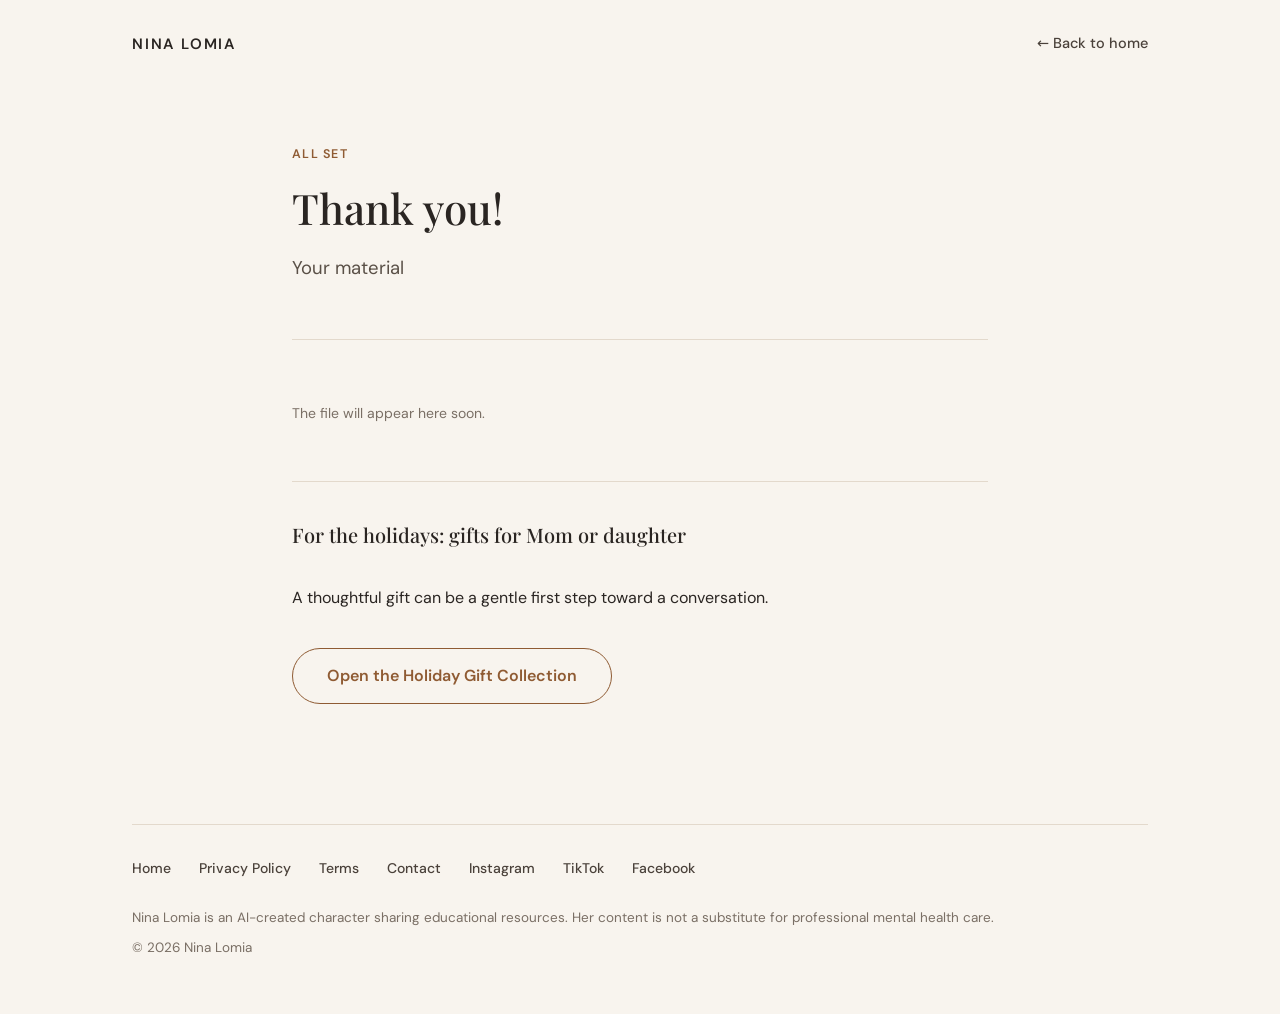
<file: thanks.html>
<!doctype html>
<html lang="en">
<head>
<meta charset="utf-8">
<meta name="viewport" content="width=device-width, initial-scale=1">
<meta name="robots" content="noindex">
<title>Thank you — Nina Lomia</title>
<link rel="icon" href="favicon.ico" sizes="48x48">
<link rel="icon" href="favicon.svg?v=2" type="image/svg+xml">
<link rel="icon" href="favicon-32.png?v=2" type="image/png" sizes="32x32">
<link rel="apple-touch-icon" href="apple-touch-icon.png?v=2">
<link rel="stylesheet" href="style.css">
</head>
<body>
<div class="wrap">
  <header class="top">
    <a class="brand" href="index.html">NINA LOMIA</a>
    <a class="menu" href="index.html">← Back to home</a>
  </header>
</div>
<main class="narrow" data-thanks>
  <div class="intro">
    <div class="eyebrow">All set</div>
    <h1>Thank you!</h1>
    <p data-thanks-title>Your material</p>
  </div>
  <div class="step">
    <div class="pay">
      <a class="btn" data-thanks-pdf href="#" hidden>Download PDF</a>
    </div>
    <p class="hint" data-thanks-note>The file will appear here soon.</p>
  </div>
  <div class="step">
    <h2 data-thanks-gift-title>For the holidays: gifts for Mom or daughter</h2>
    <p data-thanks-gift-text>A thoughtful gift can be a gentle first step toward a conversation.</p>
    <div class="pay"><a class="btn btn-outline" data-thanks-kopilka href="kopilka.html">Open the Holiday Gift Collection</a></div>
  </div>
</main>
<div class="wrap">
  <footer class="foot" style="padding-top:32px">
    <div class="links"><div>
      <a href="index.html">Home</a>
      <a href="privacy.html">Privacy Policy</a>
      <a href="terms.html">Terms</a>
      <a href="contact.html">Contact</a>
      <a href="https://www.instagram.com/ninalomia.healing" target="_blank" rel="noopener">Instagram</a>
      <a href="https://www.tiktok.com/@ninalomia.healing" target="_blank" rel="noopener">TikTok</a>
      <a href="https://www.facebook.com/ninalomia.healing" target="_blank" rel="noopener">Facebook</a>
    </div></div>
    <div class="legal"><p>Nina Lomia is an AI-created character sharing educational resources. Her content is not a substitute for professional mental health care.</p><p>&copy; 2026 Nina Lomia</p></div>
  </footer>
</div>
<script src="config.js"></script>
<script src="app.js"></script>
<!-- Cloudflare Web Analytics --><script type='module' src='https://static.cloudflareinsights.com/beacon.min.js' data-cf-beacon='{"token": "8452dd1da1534a71a96e2efb908bc9a2"}'></script><!-- End Cloudflare Web Analytics -->
</body>
</html>
</file>
<file: style.css>
@font-face{font-family:'DM Sans';font-style:normal;font-weight:400;font-display:swap;src:url('fonts/dm-sans-latin-400-normal.woff2') format('woff2');}
@font-face{font-family:'DM Sans';font-style:normal;font-weight:500;font-display:swap;src:url('fonts/dm-sans-latin-500-normal.woff2') format('woff2');}
@font-face{font-family:'DM Sans';font-style:normal;font-weight:600;font-display:swap;src:url('fonts/dm-sans-latin-600-normal.woff2') format('woff2');}
@font-face{font-family:'DM Sans';font-style:normal;font-weight:700;font-display:swap;src:url('fonts/dm-sans-latin-700-normal.woff2') format('woff2');}
@font-face{font-family:'Playfair Display';font-style:normal;font-weight:400;font-display:swap;src:url('fonts/playfair-display-latin-400-normal.woff2') format('woff2');}
@font-face{font-family:'Playfair Display';font-style:normal;font-weight:500;font-display:swap;src:url('fonts/playfair-display-latin-500-normal.woff2') format('woff2');}
@font-face{font-family:'Playfair Display';font-style:normal;font-weight:600;font-display:swap;src:url('fonts/playfair-display-latin-600-normal.woff2') format('woff2');}
:root {
  --bg: #F8F4EE;
  --ink: #2A2522;
  --muted: #5A5047;
  --soft: #7A6F65;
  --line: #E3D9CC;
  --accent: #8F5B33;
  --sel: #EFE6D9;
  --field: #CDBFAE;
  --halo: #EEE4D6;
  --serif: 'Playfair Display', Georgia, 'Times New Roman', serif;
}
* { box-sizing: border-box; }
html { scroll-behavior: smooth; }
body {
  margin: 0;
  background: var(--bg);
  color: var(--ink);
  font-family: 'DM Sans', system-ui, -apple-system, 'Segoe UI', Roboto, sans-serif;
  line-height: 1.6;
  -webkit-font-smoothing: antialiased;
}
a { color: inherit; text-decoration: none; }
img { max-width: 100%; height: auto; }
button, input, select { font-family: inherit; }
h1, h2, h3 { font-family: var(--serif); }
:focus-visible { outline: 3px solid var(--accent); outline-offset: 3px; border-radius: 6px; }
[id] { scroll-margin-top: 24px; }

.wrap { max-width: 1080px; margin: 0 auto; padding: 0 32px; }

/* header */
.top { display: flex; flex-wrap: wrap; align-items: center; justify-content: space-between; gap: 16px; padding-top: 32px; }
.brand { font-weight: 600; letter-spacing: 0.12em; font-size: 15px; }
.menu { display: flex; flex-wrap: wrap; align-items: center; gap: 32px; font-size: 14.5px; font-weight: 500; color: #4A413A; }
.menu a:hover, .links a:hover { color: var(--accent); }

/* buttons */
.btn {
  display: inline-flex; align-items: center; justify-content: center; text-align: center;
  min-height: 52px; padding: 0 30px; border-radius: 999px;
  border: 1.5px solid var(--accent); background: var(--accent); color: #fff;
  font-weight: 600; font-size: 15px; line-height: 1.3; cursor: pointer;
}
.btn:hover { filter: brightness(1.08); }
.btn-outline { background: transparent; color: var(--accent); }
.btn:disabled, .btn[aria-disabled="true"] { background: #C9BCAB; border-color: #C9BCAB; cursor: not-allowed; filter: none; }
.btn-row { display: flex; gap: 12px; max-width: 540px; }
.btn-row .btn { flex: 1 1 0; min-width: 0; min-height: 60px; padding: 12px 18px; }
.btn-fixed { width: 200px; }

/* hero */
.hero { display: flex; flex-wrap: wrap; align-items: center; gap: 64px; padding: 80px 0 120px; }
.hero-text { flex: 1 1 520px; min-width: 0; display: flex; flex-direction: column; gap: 28px; }
.hero h1 { margin: 0; font-size: 50px; line-height: 1.16; font-weight: 500; letter-spacing: -0.005em; }
.lead { margin: 0; font-size: 19px; color: var(--muted); max-width: 460px; }
.small { font-size: 13.5px; color: var(--soft); }
.hero-photo { flex: 0 1 380px; min-width: 0; position: relative; }
.hero-photo::before { content: ""; position: absolute; left: -36px; top: 28px; width: 100%; aspect-ratio: 1 / 1; border-radius: 50%; background: var(--halo); }
.hero-photo img { position: relative; display: block; width: 100%; aspect-ratio: 1 / 1; object-fit: cover; object-position: 50% 15%; border-radius: 50%; }

/* sections */
.sec { padding-bottom: 120px; }
.sec-in { border-top: 1px solid var(--line); padding-top: 72px; display: flex; flex-direction: column; gap: 48px; }
.eyebrow { font-size: 12.5px; font-weight: 600; letter-spacing: 0.1em; color: var(--accent); text-transform: uppercase; }
h2 { margin: 0; font-size: 34px; line-height: 1.25; font-weight: 500; letter-spacing: 0; }

/* about */
.about { display: flex; flex-wrap: wrap; align-items: center; gap: 48px 72px; }
.about-photo { flex: 0 1 340px; min-width: 0; }
.about-photo img { display: block; width: 100%; aspect-ratio: 4 / 5; object-fit: cover; object-position: 50% 24%; border-radius: 999px 999px 32px 32px; }
.about-text { flex: 1 1 440px; min-width: 0; display: flex; flex-direction: column; gap: 20px; }
.about-text p { margin: 0; font-size: 17.5px; color: #4A413A; }
.about-text p.goal { font-size: 19px; font-weight: 600; line-height: 1.5; color: var(--ink); }
.about-text p.note { font-size: 13.5px; color: var(--soft); }

/* free materials */
.cols { display: flex; flex-wrap: wrap; gap: 64px; }
.col { flex: 1 1 380px; min-width: 0; display: flex; flex-direction: column; gap: 14px; }
.col h3 { margin: 0; min-height: 66px; font-size: 25px; line-height: 1.3; font-weight: 500; letter-spacing: 0; }
.col p { margin: 0; min-height: 56px; flex-grow: 1; font-size: 16.5px; color: var(--muted); }
.form { display: flex; flex-wrap: wrap; align-items: flex-end; gap: 16px; margin-top: 8px; }
.field { flex: 1 1 200px; min-width: 0; display: flex; flex-direction: column; gap: 4px; }
.field label { font-size: 12.5px; font-weight: 600; color: #6B6158; }
.field input, .field select {
  min-height: 46px; padding: 0 2px; border: none; border-bottom: 1.5px solid var(--field);
  background: transparent; font-size: 16px; color: var(--ink); border-radius: 0;
}
.field select { min-height: 50px; }
.form .btn { min-height: 48px; padding: 0 28px; }
.form-note { flex-basis: 100%; margin: 0; font-size: 14px; color: var(--accent); font-weight: 500; }
.consent { font-size: 13px; color: var(--soft); margin: 0; }

/* video */
.video { position: relative; border-radius: 28px; overflow: hidden; background: #2A2522; }
.video img { display: block; width: 100%; aspect-ratio: 16 / 9; object-fit: cover; object-position: 50% 30%; opacity: 0.85; }
.play { position: absolute; left: 50%; top: 50%; width: 80px; height: 80px; margin: -40px 0 0 -40px; border-radius: 50%; border: none; background: #fff; display: flex; align-items: center; justify-content: center; cursor: pointer; }
.play svg { fill: var(--accent); }
.sec-in h2.wide { max-width: 720px; }

/* rows (sets) */
.rows { display: flex; flex-direction: column; gap: 16px; }
.rows h2 { margin-bottom: 24px; }
.row { display: flex; flex-wrap: wrap; align-items: center; justify-content: space-between; gap: 24px 48px; padding: 36px 0; border-top: 1px solid var(--line); }
.row:last-child { border-bottom: 1px solid var(--line); }
.row-text { flex: 1 1 460px; min-width: 0; display: flex; flex-direction: column; gap: 10px; }
.row-text h3 { margin: 0; font-size: 23px; line-height: 1.3; font-weight: 500; letter-spacing: 0; }
.row-text p { margin: 0; font-size: 16.5px; color: var(--muted); max-width: 560px; }
.row-text .small { font-size: 12.5px; }
.row-action { flex: 0 0 auto; display: flex; align-items: center; gap: 24px; }
.price { min-width: 90px; text-align: right; font-size: 18px; font-weight: 700; }

/* footer */
.foot { border-top: 1px solid var(--line); padding: 40px 0 56px; display: flex; flex-direction: column; gap: 28px; }
.links { display: flex; flex-wrap: wrap; justify-content: space-between; gap: 20px 40px; font-size: 14px; font-weight: 500; color: #4A413A; }
.links div { display: flex; flex-wrap: wrap; gap: 28px; }
.legal { display: flex; flex-direction: column; gap: 10px; font-size: 13.5px; line-height: 1.5; color: var(--soft); max-width: 900px; }
.legal p { margin: 0; }
.legal a { text-decoration: underline; text-underline-offset: 3px; }

/* inner pages */
.narrow { max-width: 760px; margin: 0 auto; padding: 88px 32px 120px; display: flex; flex-direction: column; gap: 56px; }
.narrow h1 { margin: 0; font-size: 42px; line-height: 1.18; font-weight: 500; letter-spacing: 0; }
.intro { display: flex; flex-direction: column; gap: 20px; }
.intro p { margin: 0; font-size: 18.5px; color: var(--muted); }
.step { display: flex; flex-direction: column; gap: 22px; border-top: 1px solid var(--line); padding-top: 40px; }
.step h2 { font-size: 20px; letter-spacing: 0; font-weight: 500; }
.choices { display: flex; flex-wrap: wrap; gap: 14px; }
.choice { flex: 1 1 280px; min-width: 0; text-align: left; padding: 20px 26px; border-radius: 28px; border: 1.5px solid #D9CCBB; background: transparent; color: var(--ink); display: flex; flex-direction: column; gap: 4px; cursor: pointer; }
.choice b { font-size: 18px; }
.choice span { font-size: 14.5px; color: var(--muted); }
.choice.is-on { border-color: var(--accent); background: var(--sel); }
.inside { display: flex; flex-direction: column; gap: 10px; }
.inside li { list-style: none; display: flex; gap: 14px; align-items: flex-start; font-size: 16.5px; color: #4A413A; }
.inside li::before { content: ""; flex: 0 0 18px; height: 2px; margin-top: 13px; background: var(--accent); }
.inside ul { margin: 0; padding: 0; display: flex; flex-direction: column; gap: 10px; }
.single { max-width: 460px; }
.pay { display: flex; flex-wrap: wrap; align-items: center; gap: 22px; }
.pay .btn { padding: 0 34px; min-height: 56px; font-size: 16px; }
.items .it { display: flex; flex-wrap: wrap; align-items: baseline; justify-content: space-between; gap: 8px 32px; padding: 22px 0; border-top: 1px solid var(--line); }
.items .it > div { flex: 1 1 360px; min-width: 0; }
.items h3 { margin: 0; font-size: 20px; font-weight: 500; letter-spacing: 0; }
.items p { margin: 0; font-size: 15.5px; color: var(--muted); }
.items .soon { font-size: 12.5px; font-weight: 600; letter-spacing: 0.08em; color: var(--accent); }
.hint { font-size: 14px; color: var(--soft); margin: 0; }
.shops { font-size: 16.5px; color: #4A413A; margin: 0; }

@media (max-width: 720px) {
  .wrap { padding: 0 20px; }
  .narrow { padding: 56px 20px 80px; gap: 40px; }
  .hero { padding: 48px 0 72px; gap: 40px; }
  .hero h1 { font-size: 36px; }
  .narrow h1 { font-size: 34px; }
  h2 { font-size: 28px; }
  .sec { padding-bottom: 80px; }
  .sec-in { padding-top: 48px; gap: 36px; }
  .btn-row { flex-wrap: wrap; }
  .btn-row .btn { flex: 1 1 100%; }
  .cols { gap: 48px; }
  .col h3, .col p { min-height: 0; }
  .hero-photo::before { left: -16px; }
  .row-action { width: 100%; justify-content: space-between; }
  .btn-fixed { width: auto; flex: 1 1 auto; max-width: 220px; }
  .menu { gap: 18px; }
}

.col .btn { align-self: flex-start; margin-top: 8px; min-width: 220px; }

/* new year offer */
.offer { display: flex; flex-wrap: wrap; align-items: center; justify-content: space-between; gap: 32px 64px; }
.offer-text { flex: 1 1 460px; min-width: 0; display: flex; flex-direction: column; gap: 16px; }
.offer-text p { margin: 0; font-size: 18px; color: var(--muted); max-width: 560px; }
.offer-cta { margin: 8px 0 4px; }
.offer .btn { min-width: 240px; }
.eyebrow .flake { vertical-align: -2px; margin-right: 8px; }
.offer-img { flex: 0 1 420px; min-width: 0; width: 100%; height: auto; border-radius: 24px; border: 1px solid var(--line); }

/* social icons */
.social { display: flex; gap: 14px; }
.social a { width: 46px; height: 46px; border-radius: 50%; background: var(--accent); display: flex; align-items: center; justify-content: center; color: var(--bg); }
.social a:hover { filter: brightness(1.12); }
.social svg { width: 26px; height: 26px; fill: none; stroke: currentColor; stroke-width: 1.8; stroke-linecap: round; stroke-linejoin: round; }

/* access form */
.access { display: flex; flex-direction: column; gap: 28px; }
.access .btn { align-self: flex-start; min-width: 240px; min-height: 56px; font-size: 16px; }
.region-line { display: flex; flex-wrap: wrap; gap: 8px 20px; align-items: baseline; font-size: 15px; color: var(--soft); }
.region-line a { color: var(--accent); font-weight: 600; text-decoration: underline; text-underline-offset: 3px; }
.item-link { font-size: 14px; font-weight: 600; color: var(--accent); white-space: nowrap; text-decoration: underline; text-underline-offset: 3px; }
.item-shop { font-size: 13px; color: var(--soft); }
[hidden]{display:none!important}

/* legal text */
.prose { display: flex; flex-direction: column; gap: 14px; }
.prose h2 { font-size: 22px; font-weight: 500; letter-spacing: 0; margin-top: 18px; }
.prose p, .prose li { margin: 0; font-size: 16.5px; color: #4A413A; }
.prose ul { margin: 0; padding-left: 22px; display: flex; flex-direction: column; gap: 6px; }
.prose a { color: var(--accent); text-decoration: underline; text-underline-offset: 3px; }
.draft { font-size: 13.5px; color: var(--soft); border: 1px dashed var(--field); border-radius: 16px; padding: 12px 16px; }

/* product card with photo gallery */
.items .it.has-gallery { display: flex; flex-wrap: nowrap; align-items: flex-start; gap: 28px; }
.items .it.has-gallery > div { flex: 1 1 auto; }
.gallery { flex: 0 0 280px; width: 280px; display: flex; gap: 10px; overflow-x: auto; scroll-snap-type: x mandatory; -webkit-overflow-scrolling: touch; scrollbar-width: thin; scrollbar-color: var(--field) transparent; padding-bottom: 10px; border-radius: 18px; }
.gallery img { flex: 0 0 100%; width: 100%; aspect-ratio: 4 / 5; object-fit: cover; border-radius: 18px; scroll-snap-align: start; background: var(--sel); }
.items .it.has-gallery > .gallery { flex: 0 0 280px; }
.has-gallery .item-act { margin-top: 14px; }
.btn-small { min-height: 46px; padding: 0 26px; font-size: 14.5px; display: inline-flex; align-items: center; justify-content: center; border-radius: 999px; background: var(--accent); color: var(--bg); text-decoration: none; }
@media (max-width: 720px) {
  .items .it.has-gallery { flex-wrap: wrap; }
  .items .it.has-gallery > .gallery { flex: 0 0 100%; width: 100%; }
}

/* country dialog */
.dlg-overlay { position: fixed; inset: 0; z-index: 50; background: rgba(42,37,34,.38); display: flex; align-items: center; justify-content: center; padding: 20px; }
.dlg { width: 100%; max-width: 440px; background: var(--bg); border-radius: 28px; padding: 32px 28px 24px; box-shadow: 0 20px 60px rgba(42,37,34,.25); display: flex; flex-direction: column; gap: 14px; }
.dlg h2 { margin: 0; font-size: 26px; line-height: 1.25; }
.dlg p { margin: 0; font-size: 15.5px; color: var(--muted); }
.dlg-opts { display: flex; flex-direction: column; gap: 10px; margin-top: 8px; }
.dlg-opt { font: inherit; font-size: 16px; font-weight: 500; text-align: left; padding: 14px 20px; border-radius: 999px; border: 1.5px solid #D9CCBB; background: transparent; color: var(--ink); cursor: pointer; }
.dlg-opt:hover, .dlg-opt:focus-visible { border-color: var(--accent); background: var(--sel); }
.dlg-skip { font: inherit; font-size: 14px; color: var(--soft); background: none; border: 0; padding: 8px; cursor: pointer; text-decoration: underline; text-underline-offset: 3px; align-self: center; }

/* access page: compact form, optional cover */
.narrow.compact { gap: 28px; padding-top: 64px; }
.access-wrap { display: flex; flex-wrap: wrap; align-items: flex-start; gap: 28px 48px; }
.access-wrap .access { flex: 1 1 340px; min-width: 0; gap: 16px; padding-top: 28px; }
.access-cover { order: 2; flex: 0 0 180px; width: 180px; height: auto; border-radius: 12px; border: 1px solid var(--line); margin-top: 28px; }
.access-cover[hidden] { display: none; }
.check { display: flex; gap: 12px; align-items: flex-start; max-width: 460px; font-size: 14px; line-height: 1.5; color: var(--muted); cursor: pointer; }
.check input { flex: 0 0 18px; width: 18px; height: 18px; margin-top: 2px; accent-color: var(--accent); }
.consent a { text-decoration: underline; text-underline-offset: 3px; }
@media (max-width: 720px) { .narrow.compact { padding-top: 40px; gap: 20px; } .access-cover { order: -1; flex-basis: 120px; width: 120px; margin-top: 0; } }
.access .field { flex: none; }

/* collection page: tighter spacing */
.compact .intro { gap: 14px; }
.compact .step { gap: 12px; padding-top: 28px; }
.compact .items .it { padding: 16px 0; }
.compact .items > .hint { margin-top: 0; }

.perks { margin: 0; font-size: 14px; font-weight: 600; letter-spacing: 0.02em; color: var(--accent); }
.intro .perks { font-size: 14px; }

/* product cards */
.narrow.wide { max-width: 1040px; }
.wide .intro { max-width: 760px; }
.cards { display: grid; grid-template-columns: repeat(auto-fill, minmax(280px, 1fr)); gap: 24px; margin-top: 8px; }
.pcard { display: flex; flex-direction: column; border: 1px solid var(--line); border-radius: 24px; overflow: hidden; background: #FBF8F3; }
.pmedia { position: relative; aspect-ratio: 4 / 3; overflow: hidden; background: var(--sel); }
.pmedia.ph { display: flex; flex-direction: column; align-items: center; justify-content: center; gap: 12px; aspect-ratio: 16 / 9; color: #A98B6D; background: linear-gradient(160deg, #F1E8DB, #E6D9C6); }
.pph-label { font-size: 12px; letter-spacing: .12em; text-transform: uppercase; color: #8F7355; }
.pstrip { display: flex; height: 100%; overflow-x: auto; scroll-snap-type: x mandatory; scrollbar-width: none; -webkit-overflow-scrolling: touch; }
.pstrip::-webkit-scrollbar { display: none; }
.pstrip img { flex: 0 0 100%; width: 100%; height: 100%; object-fit: cover; object-position: 50% 20%; scroll-snap-align: start; }
.pdots { position: absolute; left: 0; right: 0; bottom: 10px; display: flex; justify-content: center; gap: 6px; }
.pdots button { width: 8px; height: 8px; padding: 0; border: 0; border-radius: 50%; background: rgba(255,255,255,.6); box-shadow: 0 0 0 1px rgba(42,37,34,.15); cursor: pointer; }
.pdots button.on { background: #fff; }
.pnav { position: absolute; top: 50%; transform: translateY(-50%); width: 34px; height: 34px; padding: 0 0 3px; border: 0; border-radius: 50%; background: rgba(251,248,243,.9); color: #2A2522; font-size: 22px; line-height: 1; cursor: pointer; box-shadow: 0 1px 4px rgba(42,37,34,.2); }
.pnav.prev { left: 10px; }
.pnav.next { right: 10px; }
.pnav[hidden] { display: none; }
.pbody { display: flex; flex-direction: column; gap: 8px; padding: 18px 20px 22px; flex: 1; }
.pbody .item-shop { font-size: 12px; letter-spacing: .08em; text-transform: uppercase; color: var(--soft); }
.items .pbody h3 { font-size: 20px; line-height: 1.3; }
.items .pbody p { font-size: 14.5px; line-height: 1.55; }
.pbody .btn-small { margin-top: auto; align-self: flex-start; }
.pbody p { margin-bottom: 8px; }
.cards { margin-bottom: 12px; }

/* collection page: clear category blocks */
.compact .kcat { gap: 14px; margin-top: 36px; padding-top: 48px; border-top: 2px solid var(--line); }
.kcat .eyebrow { font-size: 13px; }
.kcat h2 { font-size: 32px; line-height: 1.2; }
.kcat .kcat-text { margin: 0; max-width: 640px; font-size: 17.5px; line-height: 1.55; color: var(--muted); }
.kcat .cards { margin-top: 16px; }
.kcat .pbody h3 { font-size: 21px; }
.items.kcat .pbody p { font-size: 15.5px; color: var(--muted); }
.items.kcat .it.kbrowse { border-top: 0; padding: 4px 0 0; gap: 6px 24px; }
.kbrowse p { font-size: 14px; color: var(--soft); }
.kbrowse .item-link { font-size: 14.5px; }
@media (max-width: 720px) { .kcat h2 { font-size: 27px; } .compact .kcat { padding-top: 36px; } }

/* gifts section on the home page: photo background */
.offer { background: #f6ece1 url(img/gifts-bg.jpg) right bottom / cover no-repeat; border-radius: 24px; border: 1px solid var(--line); padding: 80px 64px; min-height: 520px; justify-content: flex-start; }
.offer-text { flex: 0 1 560px; }
@media (max-width: 760px) {
  .offer { padding: 40px 24px 170px; min-height: 0; background-color: #f4e7dc; background-image: linear-gradient(to bottom, #f4e7dc 0, #f4e7dc calc(100% - 300px), rgba(244,231,220,0) calc(100% - 240px)), url(img/gifts-bg.jpg); background-size: 100% 100%, 100% auto; background-position: 0 0, center bottom; background-repeat: no-repeat; }
}

/* free PDF block on the gift page: stands out */
.free-box { background: #F1E7DA; border: 1px solid var(--line); border-radius: 20px; padding: 36px 36px 14px; margin-top: 56px; gap: 14px; }
.free-box h2 { font-size: 26px; font-family: var(--serif); }
.free-box .items .it { align-items: center; border-top: 1px solid #DCCDB9; }
.free-box .items .it:first-child { border-top: 0; }
.free-box .btn { min-width: 0; padding: 12px 22px; font-size: 14.5px; white-space: nowrap; background: #fff; }
@media (max-width: 640px) { .free-box { padding: 26px 20px 8px; } }

/* typography: avoid lonely words at line ends */
p, li, .small, .item-link { text-wrap: pretty; }
h1, h2, h3 { text-wrap: balance; }

/* back link at the bottom of the gift page */
.back-bottom { margin-top: 32px; }

/* vertical video block */
.video { max-width: 400px; margin: 0 auto; }
.video img { aspect-ratio: 9 / 16; object-position: 50% 20%; opacity: 1; }

.pstrip { position: absolute; inset: 0; height: auto; }
.pstrip img { object-position: 50% 50%; }
</file>
